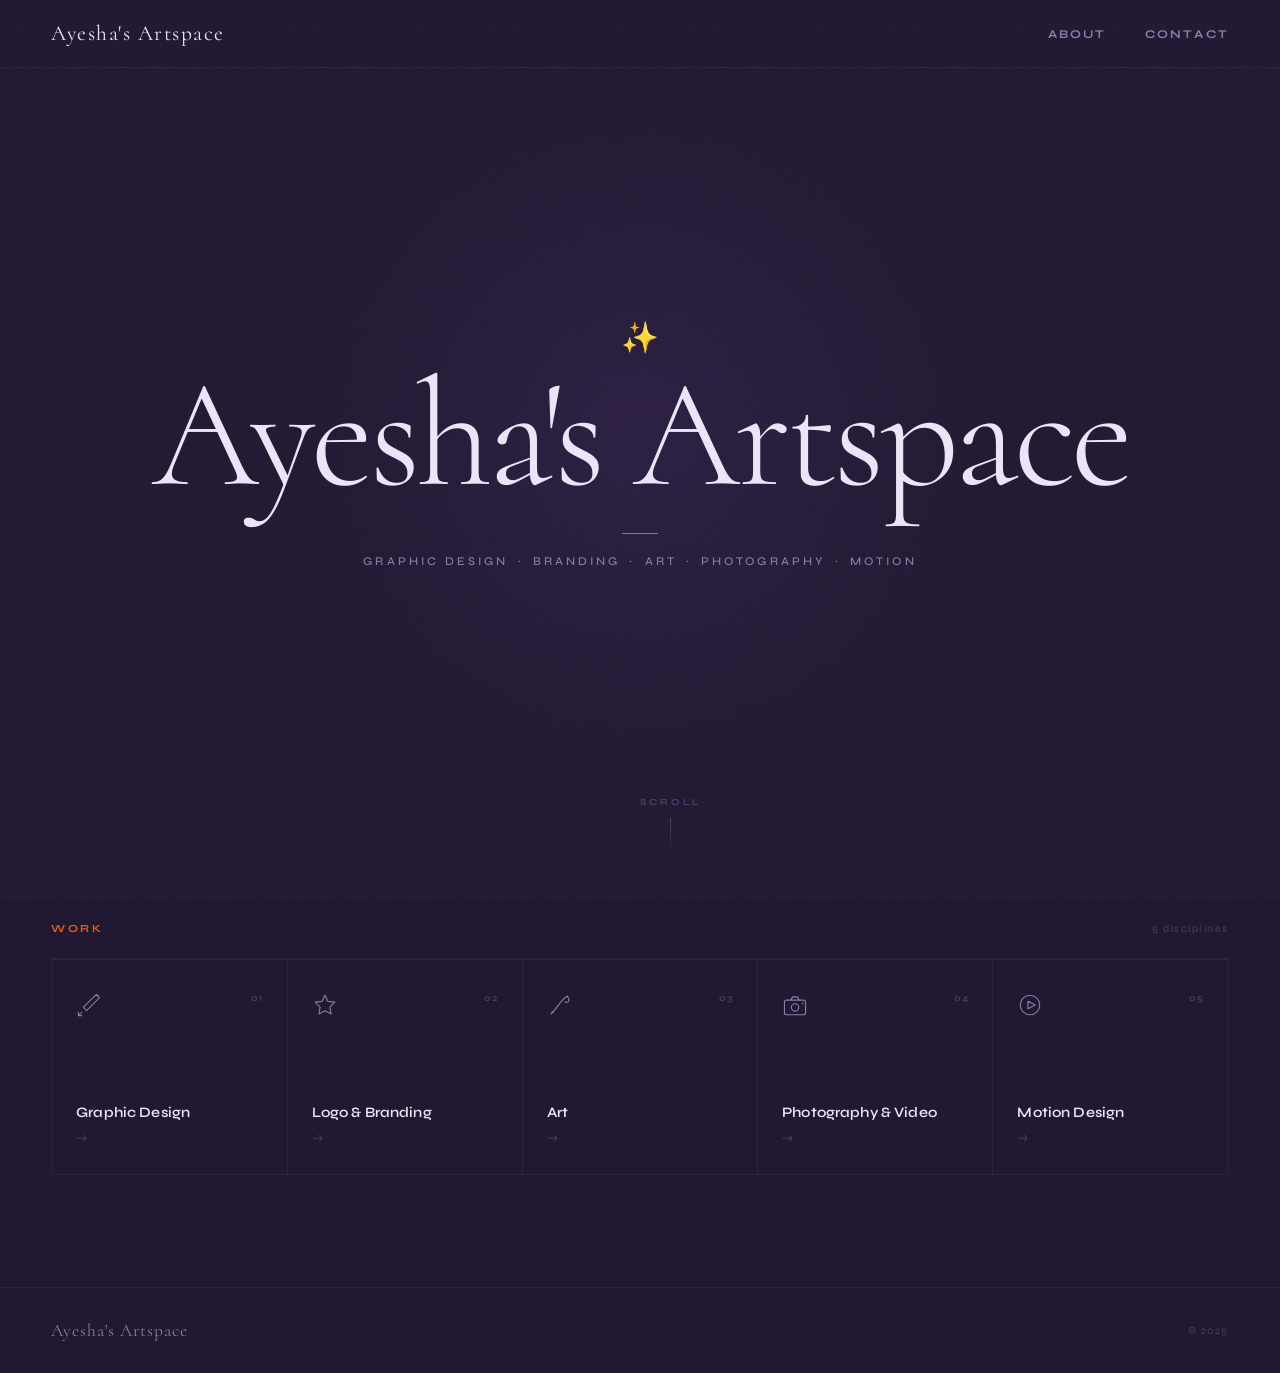
<file: index.html>
<!DOCTYPE html>
<html lang="en">
<head>
  <meta charset="UTF-8">
  <meta name="viewport" content="width=device-width, initial-scale=1.0">
  <title>Ayesha's Artspace</title>
  <link rel="preconnect" href="https://fonts.googleapis.com">
  <link rel="preconnect" href="https://fonts.gstatic.com" crossorigin>
  <link href="https://fonts.googleapis.com/css2?family=Cormorant:ital,wght@0,300;0,400;1,300;1,400&family=Syne:wght@400;500;600;700;800&display=swap" rel="stylesheet">
  <link rel="stylesheet" href="styles.css">
</head>
<body>
  <div class="grain" aria-hidden="true"></div>

  <nav id="nav">
    <a href="index.html" class="nav-logo">Ayesha's Artspace</a>
    <div class="nav-links" id="navLinks">
      <a href="about.html">About</a>
      <a href="contact.html">Contact</a>
    </div>
    <button class="nav-toggle" id="navToggle" aria-label="Open menu">
      <span></span>
      <span></span>
    </button>
  </nav>

  <main>
    <section class="hero">
      <div class="hero-glow" aria-hidden="true"></div>

      <div class="hero-inner">
        <span class="hero-spark" aria-hidden="true">✨</span>
        <h1 class="hero-name">Ayesha's Artspace</h1>
        <div class="hero-divider" aria-hidden="true"></div>
        <p class="hero-sub">Graphic Design&ensp;&middot;&ensp;Branding&ensp;&middot;&ensp;Art&ensp;&middot;&ensp;Photography&ensp;&middot;&ensp;Motion</p>
      </div>

      <div class="hero-scroll" aria-hidden="true">
        <span>Scroll</span>
        <div class="scroll-bar"></div>
      </div>
    </section>

    <section class="work-section" aria-label="Work disciplines">
      <div class="work-section-header">
        <p class="section-tag">Work</p>
        <p class="section-count">5 disciplines</p>
      </div>

      <div class="tiles">

        <a href="work-graphic-design.html" class="tile">
          <div class="tile-head">
            <svg class="tile-icon" viewBox="0 0 32 32" fill="none" xmlns="http://www.w3.org/2000/svg" aria-hidden="true">
              <path d="M7 25L3 29M3 29H7M3 29V25M25 3L29 7L13 23L9 19L25 3Z" stroke="currentColor" stroke-width="1.4" stroke-linecap="round" stroke-linejoin="round"/>
              <circle cx="27" cy="5" r="1.5" fill="currentColor" opacity="0.4"/>
            </svg>
            <span class="tile-num">01</span>
          </div>
          <span class="tile-label">Graphic Design</span>
          <span class="tile-arrow" aria-hidden="true">→</span>
        </a>

        <a href="work-logo-branding.html" class="tile">
          <div class="tile-head">
            <svg class="tile-icon" viewBox="0 0 32 32" fill="none" xmlns="http://www.w3.org/2000/svg" aria-hidden="true">
              <path d="M16 4L19.5 11.5L28 12.5L22 18.5L23.5 27L16 23L8.5 27L10 18.5L4 12.5L12.5 11.5L16 4Z" stroke="currentColor" stroke-width="1.4" stroke-linecap="round" stroke-linejoin="round"/>
            </svg>
            <span class="tile-num">02</span>
          </div>
          <span class="tile-label">Logo & Branding</span>
          <span class="tile-arrow" aria-hidden="true">→</span>
        </a>

        <a href="work-art.html" class="tile">
          <div class="tile-head">
            <svg class="tile-icon" viewBox="0 0 32 32" fill="none" xmlns="http://www.w3.org/2000/svg" aria-hidden="true">
              <path d="M5 27C5 27 10 22 15 15C20 8 25 5 25 5" stroke="currentColor" stroke-width="1.4" stroke-linecap="round"/>
              <path d="M25 5C25 5 27 7.5 27 10C27 12.5 24.5 13.5 22 12" stroke="currentColor" stroke-width="1.4" stroke-linecap="round"/>
              <circle cx="7" cy="25" r="2" fill="currentColor" opacity="0.4"/>
            </svg>
            <span class="tile-num">03</span>
          </div>
          <span class="tile-label">Art</span>
          <span class="tile-arrow" aria-hidden="true">→</span>
        </a>

        <a href="work-photography.html" class="tile">
          <div class="tile-head">
            <svg class="tile-icon" viewBox="0 0 32 32" fill="none" xmlns="http://www.w3.org/2000/svg" aria-hidden="true">
              <rect x="3" y="10" width="26" height="18" rx="2.5" stroke="currentColor" stroke-width="1.4"/>
              <path d="M11 10L13 6H19L21 10" stroke="currentColor" stroke-width="1.4" stroke-linecap="round" stroke-linejoin="round"/>
              <circle cx="16" cy="19" r="4.5" stroke="currentColor" stroke-width="1.4"/>
              <circle cx="25.5" cy="14" r="1" fill="currentColor"/>
            </svg>
            <span class="tile-num">04</span>
          </div>
          <span class="tile-label">Photography & Video</span>
          <span class="tile-arrow" aria-hidden="true">→</span>
        </a>

        <a href="work-motion.html" class="tile">
          <div class="tile-head">
            <svg class="tile-icon" viewBox="0 0 32 32" fill="none" xmlns="http://www.w3.org/2000/svg" aria-hidden="true">
              <circle cx="16" cy="16" r="12" stroke="currentColor" stroke-width="1.4"/>
              <path d="M13.5 11.5L22.5 16L13.5 20.5V11.5Z" stroke="currentColor" stroke-width="1.4" stroke-linejoin="round"/>
            </svg>
            <span class="tile-num">05</span>
          </div>
          <span class="tile-label">Motion Design</span>
          <span class="tile-arrow" aria-hidden="true">→</span>
        </a>

      </div>
    </section>
  </main>

  <footer>
    <a href="index.html" class="footer-logo">Ayesha's Artspace</a>
    <span class="footer-copy">© 2025</span>
  </footer>

  <script>
    // Nav scroll state
    const nav = document.getElementById('nav');
    window.addEventListener('scroll', () => {
      nav.classList.toggle('scrolled', window.scrollY > 40);
    }, { passive: true });

    // Mobile menu
    const toggle = document.getElementById('navToggle');
    const links  = document.getElementById('navLinks');

    toggle.addEventListener('click', () => {
      const open = links.classList.toggle('open');
      toggle.classList.toggle('open', open);
      toggle.setAttribute('aria-label', open ? 'Close menu' : 'Open menu');
    });

    links.querySelectorAll('a').forEach(a => {
      a.addEventListener('click', () => {
        links.classList.remove('open');
        toggle.classList.remove('open');
        toggle.setAttribute('aria-label', 'Open menu');
      });
    });
  </script>
</body>
</html>
</file>
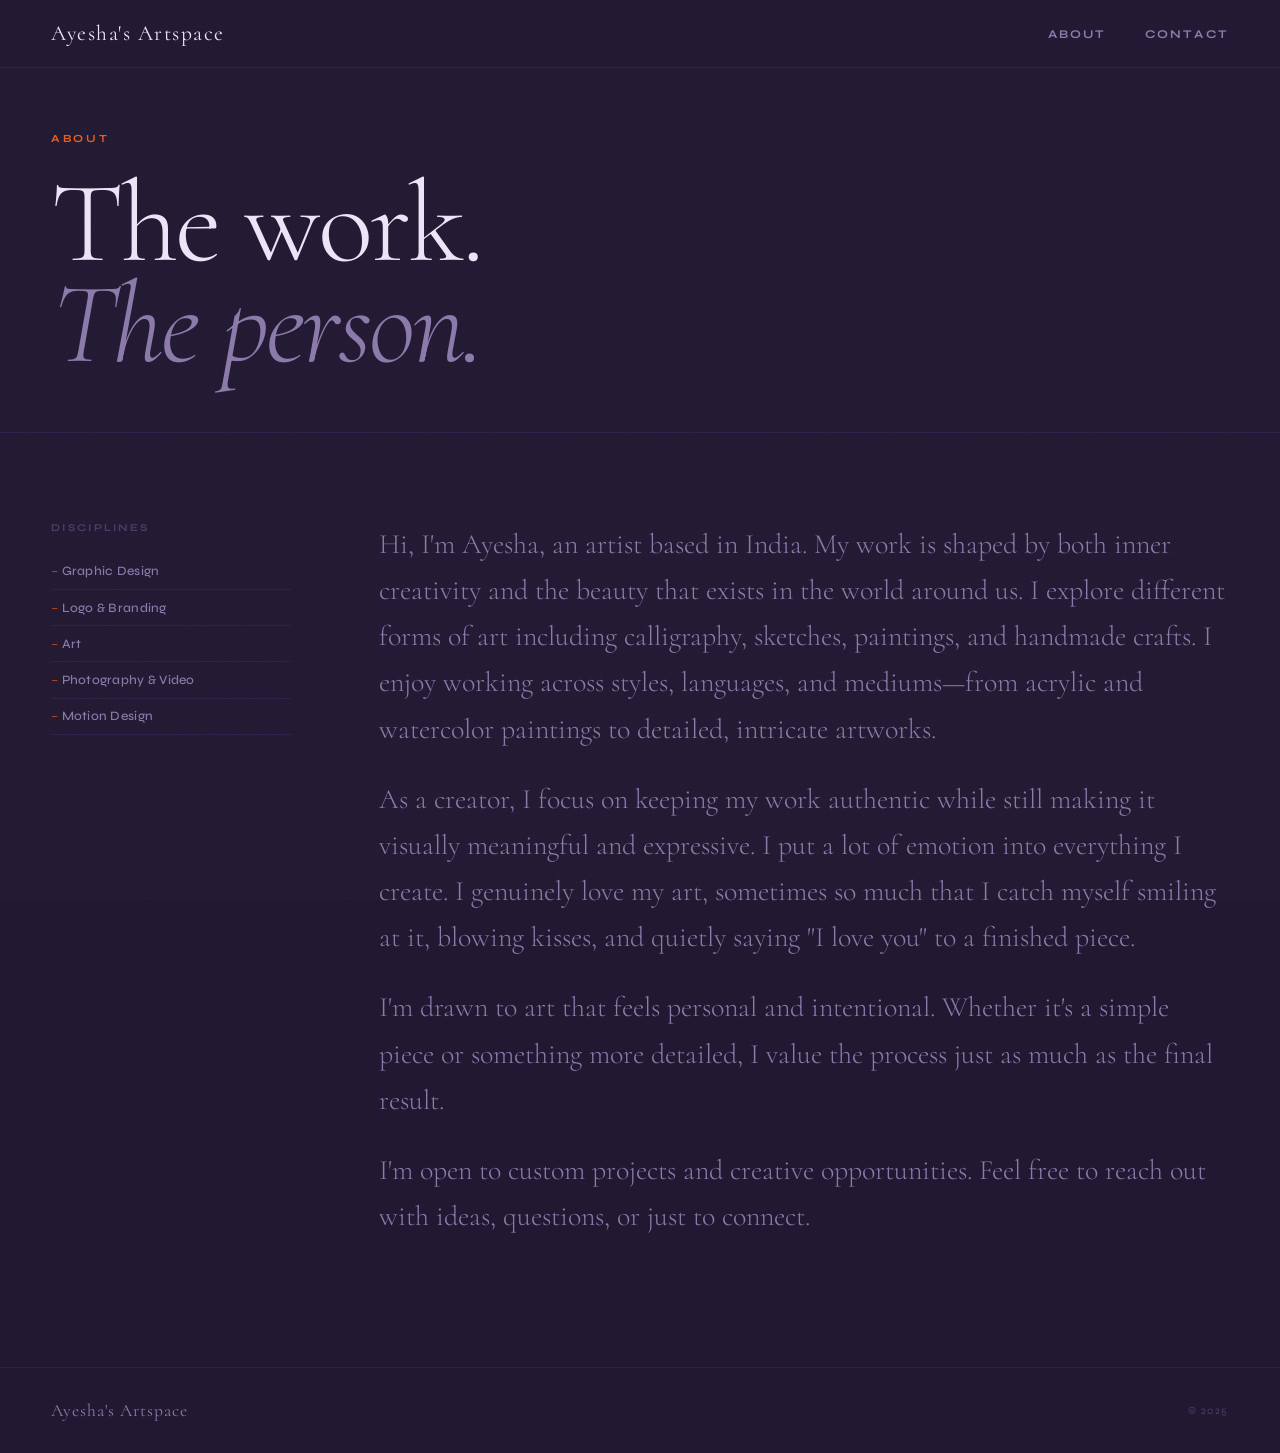
<file: about.html>
<!DOCTYPE html>
<html lang="en">
<head>
  <meta charset="UTF-8">
  <meta name="viewport" content="width=device-width, initial-scale=1.0">
  <title>About — Ayesha's Artspace</title>
  <link rel="preconnect" href="https://fonts.googleapis.com">
  <link rel="preconnect" href="https://fonts.gstatic.com" crossorigin>
  <link href="https://fonts.googleapis.com/css2?family=Cormorant:ital,wght@0,300;0,400;1,300;1,400&family=Syne:wght@400;500;600;700;800&display=swap" rel="stylesheet">
  <link rel="stylesheet" href="styles.css">
</head>
<body>
  <div class="grain" aria-hidden="true"></div>

  <nav id="nav">
    <a href="index.html" class="nav-logo">Ayesha's Artspace</a>
    <div class="nav-links" id="navLinks">
      <a href="about.html">About</a>
      <a href="contact.html">Contact</a>
    </div>
    <button class="nav-toggle" id="navToggle" aria-label="Open menu">
      <span></span>
      <span></span>
    </button>
  </nav>

  <div class="page-header">
    <span class="page-label">About</span>
    <h1 class="page-title">The work.<br><em>The person.</em></h1>
  </div>

  <div class="about-body">
    <aside class="about-sidebar">
      <p class="sidebar-label">Disciplines</p>
      <ul class="discipline-list">
        <li>Graphic Design</li>
        <li>Logo & Branding</li>
        <li>Art</li>
        <li>Photography & Video</li>
        <li>Motion Design</li>
      </ul>
    </aside>

    <div class="about-main">
      <div class="about-text">
        <p>Hi, I'm Ayesha, an artist based in India. My work is shaped by both inner creativity and the beauty that exists in the world around us. I explore different forms of art including calligraphy, sketches, paintings, and handmade crafts. I enjoy working across styles, languages, and mediums—from acrylic and watercolor paintings to detailed, intricate artworks.</p>
        <p>As a creator, I focus on keeping my work authentic while still making it visually meaningful and expressive. I put a lot of emotion into everything I create. I genuinely love my art, sometimes so much that I catch myself smiling at it, blowing kisses, and quietly saying "I love you" to a finished piece.</p>
        <p>I'm drawn to art that feels personal and intentional. Whether it's a simple piece or something more detailed, I value the process just as much as the final result.</p>
        <p>I'm open to custom projects and creative opportunities. Feel free to reach out with ideas, questions, or just to connect.</p>
      </div>
    </div>
  </div>

  <footer>
    <a href="index.html" class="footer-logo">Ayesha's Artspace</a>
    <span class="footer-copy">© 2025</span>
  </footer>

  <script>
    const nav = document.getElementById('nav');
    window.addEventListener('scroll', () => {
      nav.classList.toggle('scrolled', window.scrollY > 40);
    }, { passive: true });

    const toggle = document.getElementById('navToggle');
    const links  = document.getElementById('navLinks');
    toggle.addEventListener('click', () => {
      const open = links.classList.toggle('open');
      toggle.classList.toggle('open', open);
      toggle.setAttribute('aria-label', open ? 'Close menu' : 'Open menu');
    });
  </script>
</body>
</html>
</file>
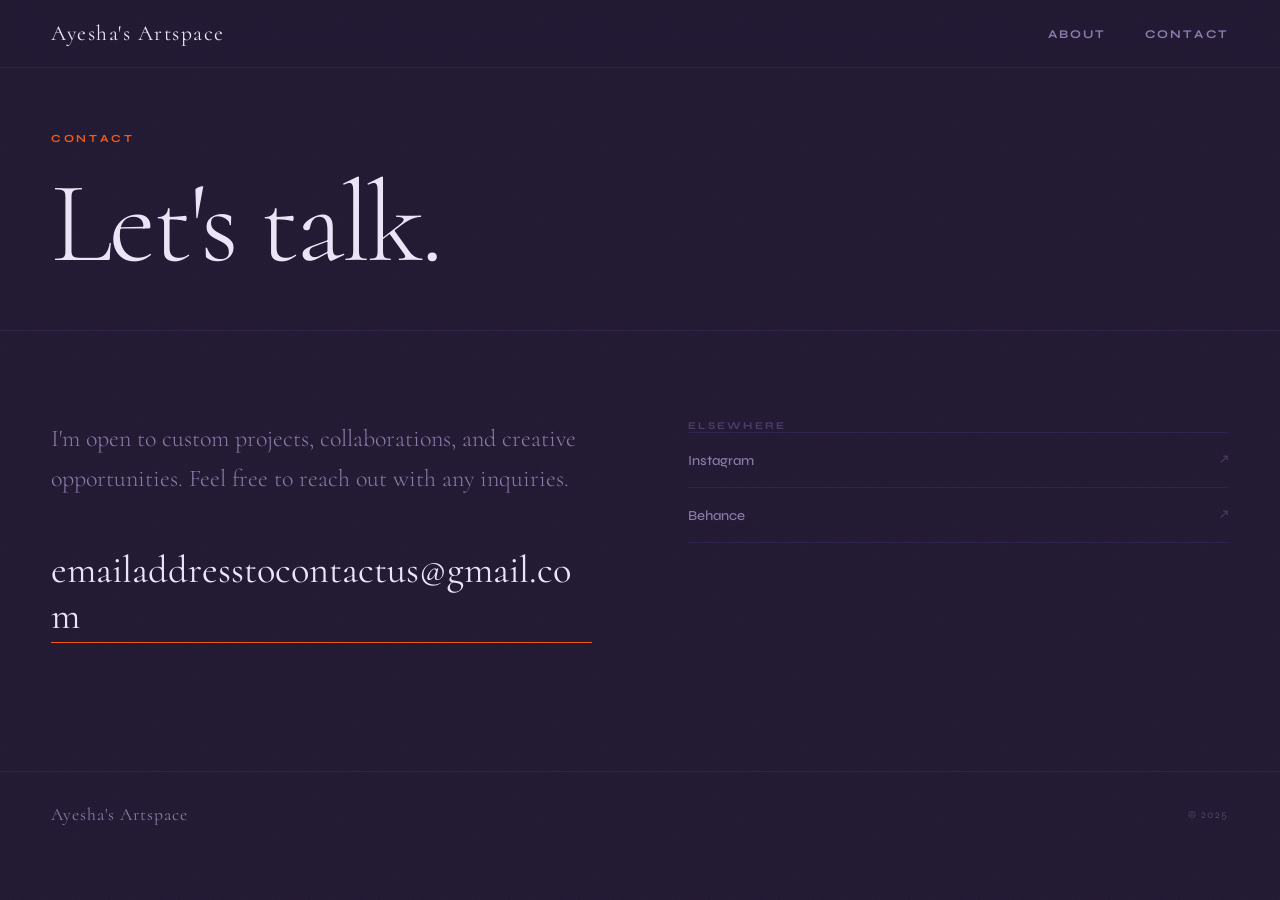
<file: contact.html>
<!DOCTYPE html>
<html lang="en">
<head>
  <meta charset="UTF-8">
  <meta name="viewport" content="width=device-width, initial-scale=1.0">
  <title>Contact — Ayesha's Artspace</title>
  <link rel="preconnect" href="https://fonts.googleapis.com">
  <link rel="preconnect" href="https://fonts.gstatic.com" crossorigin>
  <link href="https://fonts.googleapis.com/css2?family=Cormorant:ital,wght@0,300;0,400;1,300;1,400&family=Syne:wght@400;500;600;700;800&display=swap" rel="stylesheet">
  <link rel="stylesheet" href="styles.css">
</head>
<body>
  <div class="grain" aria-hidden="true"></div>

  <nav id="nav">
    <a href="index.html" class="nav-logo">Ayesha's Artspace</a>
    <div class="nav-links" id="navLinks">
      <a href="about.html">About</a>
      <a href="contact.html">Contact</a>
    </div>
    <button class="nav-toggle" id="navToggle" aria-label="Open menu">
      <span></span>
      <span></span>
    </button>
  </nav>

  <div class="page-header">
    <span class="page-label">Contact</span>
    <h1 class="page-title">Let's talk.</h1>
  </div>

  <div class="contact-body">
    <div class="contact-left">
      <p class="contact-tagline">I'm open to custom projects, collaborations, and creative opportunities. Feel free to reach out with any inquiries.</p>
      <a href="mailto:emailaddresstocontactus@gmail.com" class="contact-email-link">emailaddresstocontactus@gmail.com</a>
    </div>

    <div class="contact-right">
      <p class="socials-label">Elsewhere</p>
      <ul class="social-list">
        <li class="social-item">
          <a href="https://www.instagram.com/ayeshasartspace" target="_blank" rel="noopener noreferrer">
            Instagram
            <span class="s-arrow">↗</span>
          </a>
        </li>
        <li class="social-item">
          <a href="https://www.behance.net/ayeshas12" target="_blank" rel="noopener noreferrer">
            Behance
            <span class="s-arrow">↗</span>
          </a>
        </li>
      </ul>
    </div>
  </div>

  <footer>
    <a href="index.html" class="footer-logo">Ayesha's Artspace</a>
    <span class="footer-copy">© 2025</span>
  </footer>

  <script>
    const nav = document.getElementById('nav');
    window.addEventListener('scroll', () => {
      nav.classList.toggle('scrolled', window.scrollY > 40);
    }, { passive: true });

    const toggle = document.getElementById('navToggle');
    const links  = document.getElementById('navLinks');
    toggle.addEventListener('click', () => {
      const open = links.classList.toggle('open');
      toggle.classList.toggle('open', open);
      toggle.setAttribute('aria-label', open ? 'Close menu' : 'Open menu');
    });
  </script>
</body>
</html>
</file>
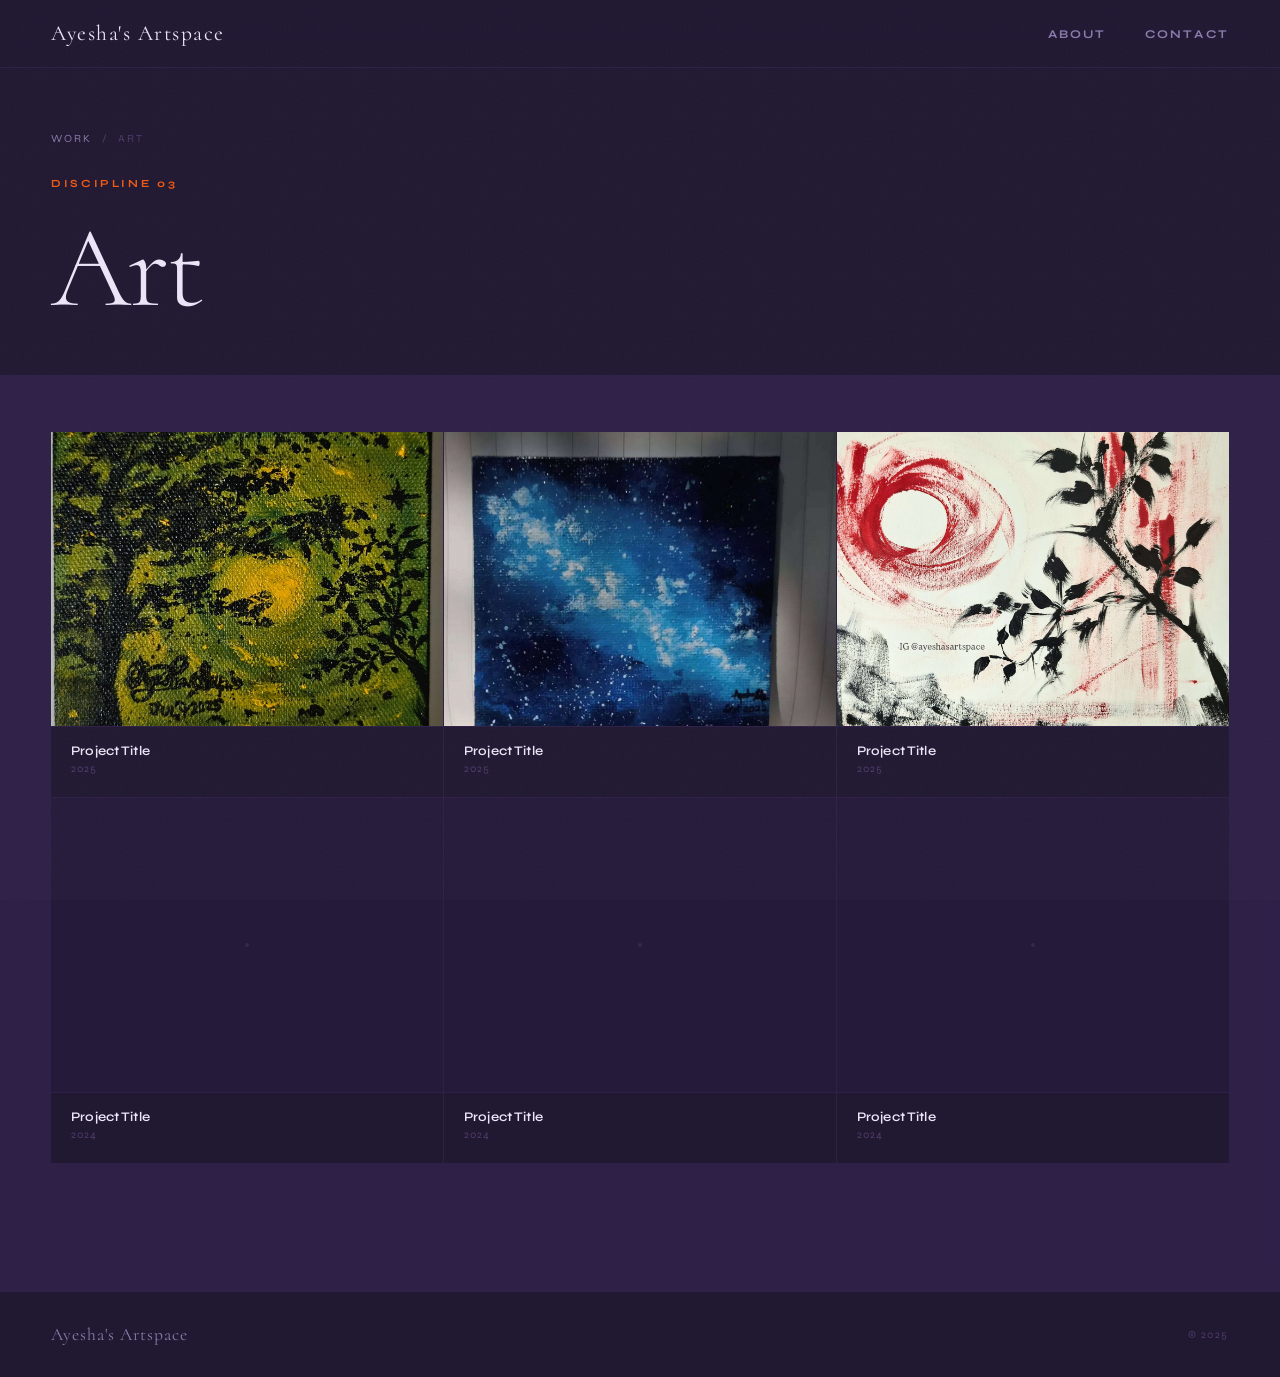
<file: work-art.html>
<!DOCTYPE html>
<html lang="en">
<head>
  <meta charset="UTF-8">
  <meta name="viewport" content="width=device-width, initial-scale=1.0">
  <title>Art — Ayesha's Artspace</title>
  <link rel="preconnect" href="https://fonts.googleapis.com">
  <link rel="preconnect" href="https://fonts.gstatic.com" crossorigin>
  <link href="https://fonts.googleapis.com/css2?family=Cormorant:ital,wght@0,300;0,400;1,300;1,400&family=Syne:wght@400;500;600;700;800&display=swap" rel="stylesheet">
  <link rel="stylesheet" href="styles.css">
  <style>
    /* Description modal */
    .description-modal {
      display: none;
      position: fixed;
      inset: 0;
      background: rgba(0, 0, 0, 0.7);
      backdrop-filter: blur(4px);
      z-index: 1000;
      align-items: center;
      justify-content: center;
      padding: 2rem;
    }

    .description-modal.open {
      display: flex;
    }

    .description-content {
      background: var(--bg-tile);
      border: 1px solid var(--border);
      border-radius: 12px;
      padding: 2rem;
      max-width: 500px;
      max-height: 80vh;
      overflow-y: auto;
      animation: fadeUp 0.3s ease;
    }

    .description-header {
      display: flex;
      justify-content: space-between;
      align-items: flex-start;
      margin-bottom: 1.5rem;
    }

    .description-title {
      font-size: 1.25rem;
      font-weight: 600;
      color: var(--text);
      margin: 0;
    }

    .description-close {
      background: none;
      border: none;
      color: var(--text-dim);
      font-size: 1.5rem;
      cursor: pointer;
      width: 28px;
      height: 28px;
      display: flex;
      align-items: center;
      justify-content: center;
      transition: color 0.2s;
    }

    .description-close:hover {
      color: var(--orange);
    }

    .description-text {
      color: var(--text-dim);
      line-height: 1.6;
      margin-bottom: 1rem;
      white-space: pre-wrap;
      word-wrap: break-word;
    }

    .description-meta {
      display: flex;
      gap: 1rem;
      font-size: 0.85rem;
      color: var(--text-muted);
      border-top: 1px solid var(--border);
      padding-top: 1rem;
    }

    .meta-item {
      display: flex;
      align-items: center;
      gap: 0.5rem;
    }

    /* Add hover effect to cards to indicate they're clickable */
    .work-card.has-description {
      cursor: pointer;
    }

    .work-card.has-description:hover {
      border: 1px solid rgba(242, 89, 18, 0.3);
    }
  </style>
</head>
<body>
  <div class="grain" aria-hidden="true"></div>

  <nav id="nav">
    <a href="index.html" class="nav-logo">Ayesha's Artspace</a>
    <div class="nav-links" id="navLinks">
      <a href="about.html">About</a>
      <a href="contact.html">Contact</a>
    </div>
    <button class="nav-toggle" id="navToggle" aria-label="Open menu">
      <span></span>
      <span></span>
    </button>
  </nav>

  <div class="page-header">
    <div class="breadcrumb">
      <a href="index.html">Work</a>
      <span>/</span>
      <span>Art</span>
    </div>
    <span class="page-label">Discipline 03</span>
    <h1 class="page-title">Art</h1>
  </div>

  <!-- Description Modal -->
  <div class="description-modal" id="descriptionModal">
    <div class="description-content">
      <div class="description-header">
        <h2 class="description-title" id="modalTitle">Project Title</h2>
        <button class="description-close" id="closeModal" aria-label="Close description">&times;</button>
      </div>
      <p class="description-text" id="modalDescription">Add description for this artwork.</p>
      <div class="description-meta">
        <div class="meta-item">
          <span>Year:</span>
          <span id="modalYear">2025</span>
        </div>
        <div class="meta-item">
          <span>Size:</span>
          <span id="modalSize">—</span>
        </div>
      </div>
    </div>
  </div>

  <div class="work-grid">

    <div class="work-card has-description">
      <div class="work-card-img"><img src="images/logokeartgreenblacktree.jpg" alt="Green and black tree art"></div>
      <div class="work-card-info">
        <div class="work-card-title">Project Title</div>
        <div class="work-card-meta">2025</div>
      </div>
      <div class="card-data" style="display: none;" data-description="" data-size="—"></div>
    </div>

    <div class="work-card has-description">
      <div class="work-card-img"><img src="images/logokeartbluenightsky.jpg" alt="Blue night sky art"></div>
      <div class="work-card-info">
        <div class="work-card-title">Project Title</div>
        <div class="work-card-meta">2025</div>
      </div>
      <div class="card-data" style="display: none;" data-description="" data-size="—"></div>
    </div>

    <div class="work-card has-description">
      <div class="work-card-img"><img src="images/logokeartredandblacktree.jpg" alt="Red and black tree art"></div>
      <div class="work-card-info">
        <div class="work-card-title">Project Title</div>
        <div class="work-card-meta">2025</div>
      </div>
      <div class="card-data" style="display: none;" data-description="" data-size="—"></div>
    </div>

    <!-- Placeholder cards for new images -->
    <div class="work-card">
      <div class="work-card-img"><div class="placeholder-dot"></div></div>
      <div class="work-card-info">
        <div class="work-card-title">Project Title</div>
        <div class="work-card-meta">2024</div>
      </div>
    </div>

    <div class="work-card">
      <div class="work-card-img"><div class="placeholder-dot"></div></div>
      <div class="work-card-info">
        <div class="work-card-title">Project Title</div>
        <div class="work-card-meta">2024</div>
      </div>
    </div>

    <div class="work-card">
      <div class="work-card-img"><div class="placeholder-dot"></div></div>
      <div class="work-card-info">
        <div class="work-card-title">Project Title</div>
        <div class="work-card-meta">2024</div>
      </div>
    </div>

  </div>

  <footer>
    <a href="index.html" class="footer-logo">Ayesha's Artspace</a>
    <span class="footer-copy">© 2025</span>
  </footer>

  <script>
    // ═══════════════════════════════════════════════
    // UI Sound Effects (Subtle Clicks)
    // ═══════════════════════════════════════════════
    const audioContext = new (window.AudioContext || window.webkitAudioContext)();

    function playClickSound() {
      const now = audioContext.currentTime;
      const osc = audioContext.createOscillator();
      const gain = audioContext.createGain();

      osc.connect(gain);
      gain.connect(audioContext.destination);

      // Soft, satisfying click parameters
      osc.frequency.setValueAtTime(1800, now);
      osc.frequency.exponentialRampToValueAtTime(600, now + 0.12);

      gain.gain.setValueAtTime(0.06, now);
      gain.gain.exponentialRampToValueAtTime(0.002, now + 0.12);

      osc.start(now);
      osc.stop(now + 0.12);
    }

    // ═══════════════════════════════════════════════
    // Description Modal Logic
    // ═══════════════════════════════════════════════
    const modal = document.getElementById('descriptionModal');
    const closeBtn = document.getElementById('closeModal');
    const cards = document.querySelectorAll('.work-card.has-description');

    // Open modal on card click
    cards.forEach((card, index) => {
      card.addEventListener('click', () => {
        playClickSound();
        const year = card.querySelector('.work-card-meta').textContent;
        const title = card.querySelector('.work-card-title').textContent;
        const cardData = card.querySelector('.card-data');
        const description = cardData.dataset.description;
        const size = cardData.dataset.size;

        document.getElementById('modalTitle').textContent = title;
        document.getElementById('modalDescription').textContent = description;
        document.getElementById('modalYear').textContent = year;
        document.getElementById('modalSize').textContent = size;

        modal.classList.add('open');
      });
    });

    // Close modal
    closeBtn.addEventListener('click', () => {
      playClickSound();
      modal.classList.remove('open');
    });

    // Close modal on background click
    modal.addEventListener('click', (e) => {
      if (e.target === modal) {
        playClickSound();
        modal.classList.remove('open');
      }
    });

    // Close modal on Escape key
    document.addEventListener('keydown', (e) => {
      if (e.key === 'Escape' && modal.classList.contains('open')) {
        playClickSound();
        modal.classList.remove('open');
      }
    });

    // ═══════════════════════════════════════════════
    // Staggered Card Reveal on Scroll
    // ═══════════════════════════════════════════════
    const allCards = document.querySelectorAll('.work-card');
    const observer = new IntersectionObserver((entries) => {
      entries.forEach(entry => {
        if (entry.isIntersecting) {
          entry.target.classList.add('visible');
          observer.unobserve(entry.target);
        }
      });
    }, { threshold: 0.05, rootMargin: '0px 0px -30px 0px' });

    allCards.forEach((card, i) => {
      card.style.transitionDelay = `${i * 65}ms`;
      observer.observe(card);
    });

    // ═══════════════════════════════════════════════
    // Navigation & Mobile Menu
    // ═══════════════════════════════════════════════
    const nav = document.getElementById('nav');
    window.addEventListener('scroll', () => {
      nav.classList.toggle('scrolled', window.scrollY > 40);
    }, { passive: true });

    const toggle = document.getElementById('navToggle');
    const links = document.getElementById('navLinks');
    toggle.addEventListener('click', () => {
      playClickSound();
      const open = links.classList.toggle('open');
      toggle.classList.toggle('open', open);
      toggle.setAttribute('aria-label', open ? 'Close menu' : 'Open menu');
    });
  </script>
</body>
</html>
</file>
<file: styles.css>
/* ══════════════════════════════════════════════
   Ayesha's Artspace — Shared Styles
   ══════════════════════════════════════════════ */

*, *::before, *::after {
  box-sizing: border-box;
  margin: 0;
  padding: 0;
}

:root {
  --bg:            #211832;
  --bg-tile:       #261a3b;
  --bg-hover:      rgba(242, 89, 18, 0.07);
  --purple:        #412B6B;
  --purple-bright: #5C3E94;
  --orange:        #F25912;
  --text:          #EDE5F8;
  --text-dim:      #8B7AAA;
  --text-muted:    #4e3a68;
  --border:        rgba(92, 62, 148, 0.22);
  --nav-h:         68px;
}

html { scroll-behavior: smooth; }

body {
  background: var(--bg);
  color: var(--text);
  font-family: 'Syne', sans-serif;
  min-height: 100vh;
  overflow-x: hidden;
  -webkit-font-smoothing: antialiased;
  -moz-osx-font-smoothing: grayscale;
}

/* ── Grain overlay ───────────────────────────── */
.grain {
  position: fixed;
  inset: 0;
  z-index: 900;
  pointer-events: none;
  opacity: 0.038;
  background-image: url("data:image/svg+xml,%3Csvg xmlns='http://www.w3.org/2000/svg' width='250' height='250'%3E%3Cfilter id='n'%3E%3CfeTurbulence type='fractalNoise' baseFrequency='0.78' numOctaves='4' stitchTiles='stitch'/%3E%3C/filter%3E%3Crect width='250' height='250' filter='url(%23n)'/%3E%3C/svg%3E");
  background-size: 200px 200px;
}

/* ── Navigation ──────────────────────────────── */
nav {
  position: fixed;
  top: 0; left: 0; right: 0;
  z-index: 800;
  height: var(--nav-h);
  display: flex;
  align-items: center;
  justify-content: space-between;
  padding: 0 clamp(1.5rem, 4vw, 4rem);
  background: rgba(33, 24, 50, 0.78);
  backdrop-filter: blur(20px);
  -webkit-backdrop-filter: blur(20px);
  border-bottom: 1px solid var(--border);
  transition: background 0.3s ease;
}

nav.scrolled {
  background: rgba(33, 24, 50, 0.97);
}

.nav-logo {
  font-family: 'Cormorant', serif;
  font-size: 1.35rem;
  font-weight: 400;
  letter-spacing: 0.07em;
  color: var(--text);
  text-decoration: none;
  line-height: 1;
  transition: color 0.2s;
}

.nav-logo:hover { color: var(--orange); }

.nav-links {
  display: flex;
  align-items: center;
  gap: clamp(1.75rem, 3vw, 3.5rem);
}

.nav-links a {
  font-size: 0.74rem;
  font-weight: 700;
  letter-spacing: 0.18em;
  text-transform: uppercase;
  color: var(--text-dim);
  text-decoration: none;
  position: relative;
  transition: color 0.2s;
}

.nav-links a::after {
  content: '';
  position: absolute;
  bottom: -3px; left: 0;
  width: 0; height: 1px;
  background: var(--orange);
  transition: width 0.28s cubic-bezier(.4,0,.2,1);
}

.nav-links a:hover { color: var(--text); }
.nav-links a:hover::after { width: 100%; }

/* Mobile hamburger */
.nav-toggle {
  display: none;
  flex-direction: column;
  justify-content: center;
  gap: 6px;
  background: none;
  border: none;
  cursor: pointer;
  padding: 6px;
}

.nav-toggle span {
  display: block;
  width: 20px;
  height: 1px;
  background: var(--text);
  transition: transform 0.25s ease, opacity 0.2s ease;
  transform-origin: center;
}

.nav-toggle.open span:first-child {
  transform: translateY(3.5px) rotate(45deg);
}
.nav-toggle.open span:last-child {
  transform: translateY(-3.5px) rotate(-45deg);
}

/* ── Footer ──────────────────────────────────── */
footer {
  border-top: 1px solid var(--border);
  padding: 2rem clamp(1.5rem, 4vw, 4rem);
  display: flex;
  justify-content: space-between;
  align-items: center;
}

.footer-logo {
  font-family: 'Cormorant', serif;
  font-size: 1.1rem;
  font-weight: 400;
  letter-spacing: 0.06em;
  color: var(--text-dim);
  text-decoration: none;
  transition: color 0.2s;
}

.footer-logo:hover { color: var(--text); }

.footer-copy {
  font-size: 0.68rem;
  letter-spacing: 0.14em;
  color: var(--text-muted);
}

/* ── Keyframes ───────────────────────────────── */
@keyframes fadeUp {
  from { opacity: 0; transform: translateY(16px); }
  to   { opacity: 1; transform: translateY(0); }
}


/* ══════════════════════════════════════════════
   INDEX — Hero
   ══════════════════════════════════════════════ */

.hero {
  position: relative;
  min-height: 100vh;
  display: flex;
  flex-direction: column;
  align-items: center;
  justify-content: center;
  text-align: center;
  padding: var(--nav-h) clamp(1.5rem, 6vw, 6rem) 5rem;
  overflow: hidden;
}

.hero-glow {
  position: absolute;
  top: 48%;
  left: 50%;
  transform: translate(-50%, -50%);
  width: min(720px, 95vw);
  height: min(720px, 95vw);
  border-radius: 50%;
  background: radial-gradient(circle, rgba(92,62,148,0.17) 0%, transparent 66%);
  pointer-events: none;
}

.hero-inner { position: relative; z-index: 1; }

.hero-spark {
  font-size: 1.9rem;
  display: block;
  margin-bottom: 0.6rem;
  animation: fadeUp 0.85s cubic-bezier(.4,0,.2,1) 0.08s both;
}

.hero-name {
  font-family: 'Cormorant', serif;
  font-size: clamp(6.5rem, 12vw, 11rem);
  font-weight: 300;
  line-height: 0.9;
  letter-spacing: -0.03em;
  color: var(--text);
  animation: fadeUp 0.85s cubic-bezier(.4,0,.2,1) 0.18s both;
}

.hero-divider {
  width: 36px;
  height: 1px;
  background: var(--orange);
  opacity: 0.55;
  margin: 1.8rem auto 0;
  animation: fadeUp 0.85s cubic-bezier(.4,0,.2,1) 0.32s both;
}

.hero-sub {
  margin-top: 1.25rem;
  font-size: clamp(0.58rem, 1.05vw, 0.74rem);
  letter-spacing: 0.26em;
  text-transform: uppercase;
  color: var(--text-dim);
  font-weight: 500;
  animation: fadeUp 0.85s cubic-bezier(.4,0,.2,1) 0.4s both;
}

.hero-scroll {
  position: absolute;
  bottom: 2.75rem;
  left: 50%;
  transform: translateX(-50%);
  display: flex;
  flex-direction: column;
  align-items: center;
  gap: 0.65rem;
  animation: fadeUp 0.85s ease 0.75s both;
}

.hero-scroll span {
  font-size: 0.58rem;
  letter-spacing: 0.32em;
  text-transform: uppercase;
  color: var(--text-muted);
  font-weight: 700;
}

.scroll-bar {
  width: 1px;
  height: 38px;
  background: linear-gradient(to bottom, var(--text-muted), transparent);
}


/* ══════════════════════════════════════════════
   INDEX — Work tiles
   ══════════════════════════════════════════════ */

.work-section {
  max-width: 1400px;
  margin: 0 auto;
  padding: 0 clamp(1.5rem, 4vw, 4rem) 7rem;
}

.work-section-header {
  display: flex;
  justify-content: space-between;
  align-items: center;
  padding: 1.4rem 0;
  border-bottom: 1px solid var(--border);
}

.section-tag {
  font-size: 0.68rem;
  font-weight: 700;
  letter-spacing: 0.24em;
  text-transform: uppercase;
  color: var(--orange);
}

.section-count {
  font-size: 0.68rem;
  letter-spacing: 0.14em;
  color: var(--text-muted);
}

/* Tile grid */
.tiles {
  display: grid;
  grid-template-columns: repeat(5, 1fr);
  border-left: 1px solid var(--border);
  border-bottom: 1px solid var(--border);
}

.tile {
  position: relative;
  display: flex;
  flex-direction: column;
  padding: 2rem 1.5rem 1.75rem;
  text-decoration: none;
  color: var(--text);
  border-top: 1px solid var(--border);
  border-right: 1px solid var(--border);
  overflow: hidden;
  min-height: 215px;
  transition: background 0.22s ease;
}

/* Orange reveal line on hover */
.tile::before {
  content: '';
  position: absolute;
  top: 0; left: 0; right: 0;
  height: 2px;
  background: var(--orange);
  transform: scaleX(0);
  transform-origin: left;
  transition: transform 0.32s cubic-bezier(.4,0,.2,1);
}

.tile:hover { background: var(--bg-hover); }
.tile:hover::before { transform: scaleX(1); }
.tile:hover .tile-arrow { color: var(--orange); transform: translateX(5px); }
.tile:hover .tile-icon { color: var(--orange); }

.tile-head {
  display: flex;
  justify-content: space-between;
  align-items: flex-start;
}

.tile-icon {
  width: 26px;
  height: 26px;
  color: var(--text-dim);
  transition: color 0.22s;
  flex-shrink: 0;
}

.tile-num {
  font-size: 0.6rem;
  letter-spacing: 0.1em;
  color: var(--text-muted);
  font-weight: 600;
}

.tile-label {
  margin-top: auto;
  padding-top: 2rem;
  font-size: 0.9rem;
  font-weight: 600;
  letter-spacing: 0.01em;
  line-height: 1.25;
  color: var(--text);
}

.tile-arrow {
  display: block;
  margin-top: 0.45rem;
  font-size: 0.85rem;
  color: var(--text-muted);
  transition: color 0.22s, transform 0.22s;
}


/* ══════════════════════════════════════════════
   INNER PAGES — Shared header
   ══════════════════════════════════════════════ */

.page-header {
  padding-top: calc(var(--nav-h) + 4rem);
  padding-bottom: 3.5rem;
  padding-left: clamp(1.5rem, 4vw, 4rem);
  padding-right: clamp(1.5rem, 4vw, 4rem);
  max-width: 1400px;
  margin: 0 auto;
  border-bottom: 1px solid var(--border);
}

.breadcrumb {
  display: flex;
  align-items: center;
  gap: 0.6rem;
  font-size: 0.68rem;
  letter-spacing: 0.18em;
  text-transform: uppercase;
  color: var(--text-muted);
  margin-bottom: 2rem;
}

.breadcrumb a {
  color: var(--text-dim);
  text-decoration: none;
  transition: color 0.2s;
}

.breadcrumb a:hover { color: var(--orange); }

.page-label {
  display: block;
  font-size: 0.68rem;
  font-weight: 700;
  letter-spacing: 0.24em;
  text-transform: uppercase;
  color: var(--orange);
  margin-bottom: 1.75rem;
}

.page-title {
  font-family: 'Cormorant', serif;
  font-size: clamp(3.5rem, 9vw, 8.5rem);
  font-weight: 300;
  line-height: 0.88;
  letter-spacing: -0.025em;
  color: var(--text);
}

.page-title em {
  font-style: italic;
  color: var(--text-dim);
}


/* ══════════════════════════════════════════════
   ABOUT PAGE
   ══════════════════════════════════════════════ */

.about-body {
  max-width: 1400px;
  margin: 0 auto;
  padding: 5.5rem clamp(1.5rem, 4vw, 4rem) 8rem;
  display: grid;
  grid-template-columns: 240px 1fr;
  gap: 5.5rem;
  align-items: start;
}

.about-sidebar {
  position: sticky;
  top: calc(var(--nav-h) + 2.5rem);
}

.sidebar-label {
  font-size: 0.65rem;
  font-weight: 700;
  letter-spacing: 0.22em;
  text-transform: uppercase;
  color: var(--text-muted);
  margin-bottom: 1.25rem;
}

.discipline-list { list-style: none; }

.discipline-list li {
  font-size: 0.8rem;
  color: var(--text-dim);
  padding: 0.6rem 0;
  border-bottom: 1px solid var(--border);
  font-weight: 500;
  letter-spacing: 0.02em;
}

.discipline-list li::before {
  content: '– ';
  color: var(--orange);
  opacity: 0.65;
}

.about-text {
  font-family: 'Cormorant', serif;
  font-size: clamp(1.2rem, 2.2vw, 1.75rem);
  font-weight: 300;
  line-height: 1.65;
  color: var(--text-dim);
}

.about-text p + p { margin-top: 1.5rem; }

.about-text strong {
  color: var(--text);
  font-weight: 400;
}


/* ══════════════════════════════════════════════
   CONTACT PAGE
   ══════════════════════════════════════════════ */

.contact-body {
  max-width: 1400px;
  margin: 0 auto;
  padding: 5.5rem clamp(1.5rem, 4vw, 4rem) 8rem;
  display: grid;
  grid-template-columns: 1fr 1fr;
  gap: 6rem;
  align-items: start;
}

.contact-tagline {
  font-family: 'Cormorant', serif;
  font-size: clamp(1.1rem, 2vw, 1.5rem);
  font-weight: 300;
  line-height: 1.65;
  color: var(--text-dim);
  margin-bottom: 3rem;
}

.contact-email-link {
  display: inline-block;
  font-family: 'Cormorant', serif;
  font-size: clamp(1.4rem, 3vw, 2.5rem);
  font-weight: 400;
  color: var(--text);
  text-decoration: none;
  border-bottom: 1px solid var(--orange);
  padding-bottom: 0.2rem;
  transition: color 0.2s;
  word-break: break-all;
}

.contact-email-link:hover { color: var(--orange); }

.socials-label {
  font-size: 0.65rem;
  font-weight: 700;
  letter-spacing: 0.22em;
  text-transform: uppercase;
  color: var(--text-muted);
  margin-bottom: 0;
}

.social-list { list-style: none; }

.social-item a {
  display: flex;
  align-items: center;
  justify-content: space-between;
  padding: 1.15rem 0;
  border-bottom: 1px solid var(--border);
  text-decoration: none;
  color: var(--text-dim);
  font-size: 0.86rem;
  font-weight: 500;
  transition: color 0.2s;
}

.social-item:first-child a { border-top: 1px solid var(--border); }
.social-item a:hover { color: var(--text); }
.social-item a:hover .s-arrow { color: var(--orange); transform: translateX(4px); }

.s-arrow {
  color: var(--text-muted);
  font-size: 0.82rem;
  transition: color 0.22s, transform 0.22s;
}


/* ══════════════════════════════════════════════
   WORK PAGES — Grid
   ══════════════════════════════════════════════ */

.work-grid {
  max-width: 1400px;
  margin: 0 auto;
  padding: 3.5rem clamp(1.5rem, 4vw, 4rem) 8rem;
  display: grid;
  grid-template-columns: repeat(3, 1fr);
  gap: 1px;
  background: var(--border);
}

.work-card {
  background: var(--bg);
  cursor: pointer;
  opacity: 0;
  transform: translateY(14px);
  transition: opacity 0.5s ease, transform 0.5s ease, background 0.22s ease;
}

.work-card.visible {
  opacity: 1;
  transform: translateY(0);
}

.work-card:hover { background: var(--bg-tile); }

.work-card-img {
  aspect-ratio: 4 / 3;
  background: var(--bg-tile);
  position: relative;
  overflow: hidden;
  display: flex;
  align-items: center;
  justify-content: center;
  transition: transform 0.38s cubic-bezier(.4,0,.2,1);
}

.work-card:hover .work-card-img { transform: scale(1.018); }

.work-card-img img {
  width: 100%;
  height: 100%;
  object-fit: cover;
}


.placeholder-dot {
  width: 4px;
  height: 4px;
  border-radius: 50%;
  background: var(--text-muted);
  opacity: 0.4;
}

.work-card-info {
  padding: 1rem 1.25rem 1.35rem;
  border-top: 1px solid var(--border);
}

.work-card-title {
  font-size: 0.82rem;
  font-weight: 600;
  color: var(--text);
  letter-spacing: 0.01em;
}

.work-card-meta {
  font-size: 0.68rem;
  color: var(--text-muted);
  letter-spacing: 0.1em;
  margin-top: 0.2rem;
}


/* ══════════════════════════════════════════════
   RESPONSIVE
   ══════════════════════════════════════════════ */

/* Medium desktop */
@media (max-width: 1100px) {
  .tiles { grid-template-columns: repeat(3, 1fr); }
}

/* Tablet */
@media (max-width: 900px) {
  .tiles { grid-template-columns: repeat(3, 1fr); }

  .about-body {
    grid-template-columns: 1fr;
    gap: 3rem;
  }
  .about-sidebar { position: static; order: 2; }
  .about-text { order: 1; }

  .contact-body {
    grid-template-columns: 1fr;
    gap: 3rem;
  }

  .work-grid { grid-template-columns: repeat(2, 1fr); }
}

/* Large phone */
@media (max-width: 680px) {
  .tiles { grid-template-columns: repeat(2, 1fr); }

  .tile {
    min-height: 175px;
    padding: 1.35rem 1.1rem 1.2rem;
  }

  .tile-label { font-size: 0.82rem; }

  .nav-links {
    display: none;
    position: fixed;
    top: var(--nav-h);
    left: 0; right: 0;
    background: rgba(33, 24, 50, 0.98);
    flex-direction: column;
    align-items: flex-start;
    padding: 2rem clamp(1.5rem, 4vw, 4rem);
    gap: 2rem;
    border-bottom: 1px solid var(--border);
    z-index: 700;
  }

  .nav-links.open { display: flex; }
  .nav-links a { font-size: 0.85rem; }
  .nav-toggle { display: flex; }
}

/* Small phone */
@media (max-width: 460px) {
  .tiles { grid-template-columns: 1fr; }
  .tile { border-right: 1px solid var(--border); min-height: 140px; }

  .work-grid { grid-template-columns: 1fr; }

  .footer-copy { display: none; }

  .page-title { letter-spacing: -0.02em; }
}
</file>
